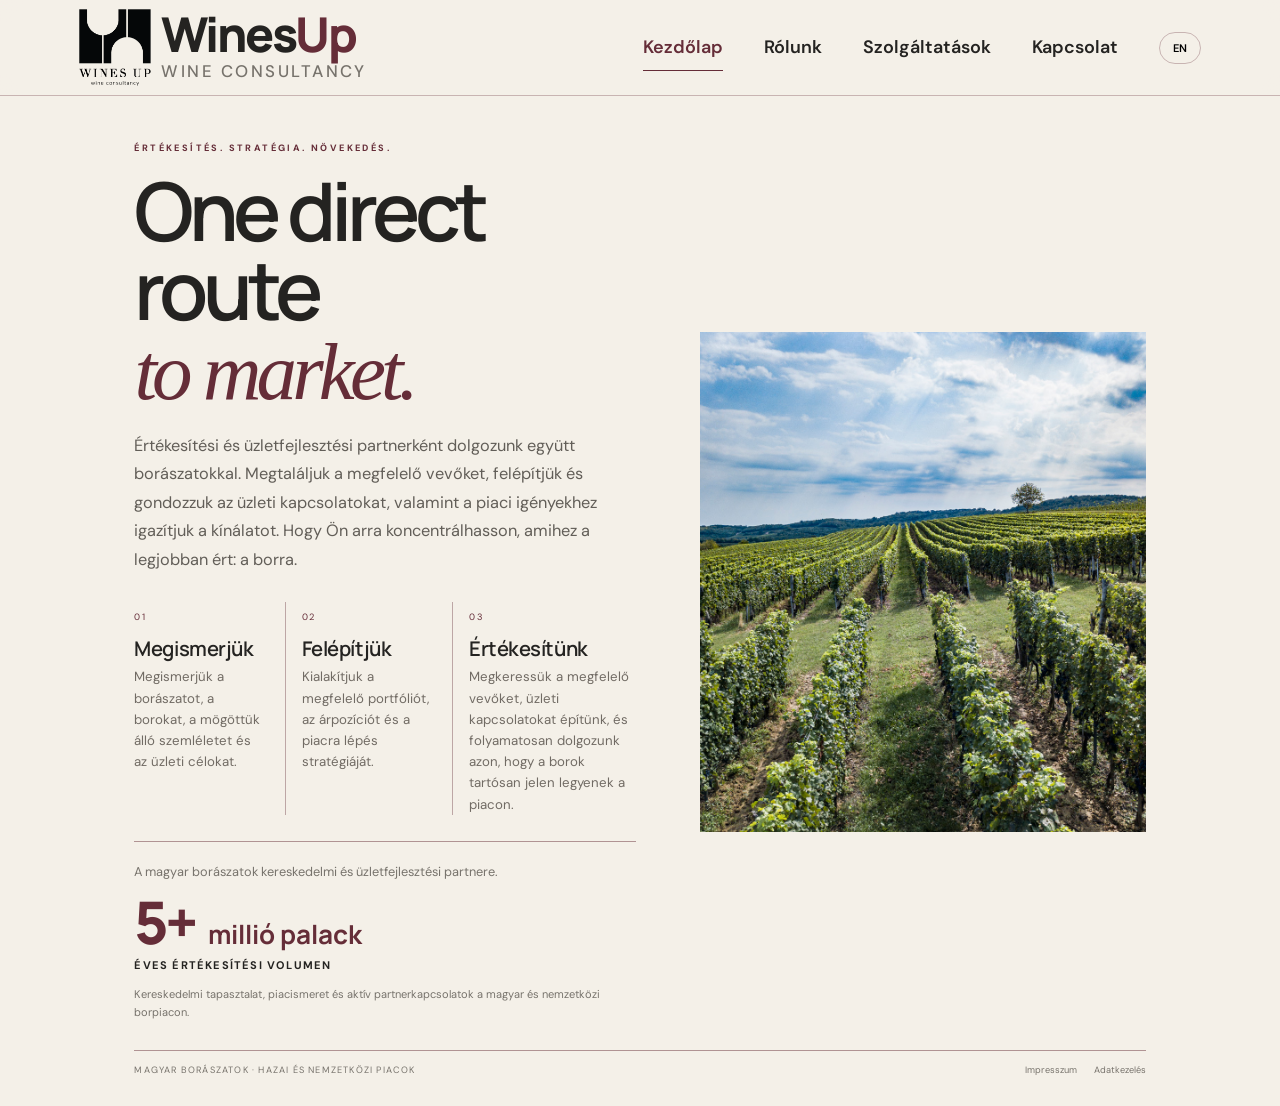
<file: index.html>
<!doctype html>
<html lang="hu"><head><meta charset="utf-8"><meta name="viewport" content="width=device-width, initial-scale=1"><meta name="theme-color" content="#f4f0e8"><meta name="description" content="A WinesUp kiszervezett értékesítési csapatként és fejlesztési partnerként segíti a magyar borászatokat itthon és exportpiacokon."><title>WinesUp — One direct route to market</title><link rel="preconnect" href="https://fonts.googleapis.com"><link rel="preconnect" href="https://fonts.gstatic.com" crossorigin><link href="https://fonts.googleapis.com/css2?family=DM+Sans:wght@400;500;600;700&family=Manrope:wght@400;500;600;700;800&display=swap" rel="stylesheet"><link rel="stylesheet" href="style.css"><script src="script.js" defer></script></head>
<body>
<header class="site-header"><a class="brand" href="index.html" aria-label="WinesUp – kezdőlap"><img src="assets/winesup-mark.png" alt="" class="brand-mark"><span class="brand-word">Wines<span>Up</span><small>wine consultancy</small></span></a><button class="menu-toggle" aria-label="Menü megnyitása" aria-expanded="false" aria-controls="main-nav"><span></span><span></span></button><nav class="main-nav" id="main-nav"><a href="index.html" data-i18n="navHome">Kezdőlap</a><a href="about.html" data-i18n="navAbout">Rólunk</a><a href="services.html" data-i18n="navServices">Szolgáltatások</a><a href="contact.html" data-i18n="navContact">Kapcsolat</a><button class="language-switch" type="button" aria-label="Switch language">EN</button></nav></header>
<main class="home-main">
<section class="hero home-hero section-wrap">
  <div class="hero-copy home-hero-copy">
    <p class="eyebrow" data-i18n="heroEyebrow">Értékesítés. Stratégia. Növekedés.</p>
    <h1 data-i18n="heroTitle">One direct route<br><em>to market.</em></h1>
    <p class="hero-lead" data-i18n="heroLead">Értékesítési és üzletfejlesztési partnerként dolgozunk együtt borászatokkal. Megtaláljuk a megfelelő vevőket, felépítjük és gondozzuk az üzleti kapcsolatokat, valamint a piaci igényekhez igazítjuk a kínálatot. Hogy Ön arra koncentrálhasson, amihez a legjobban ért: a borra.</p>
    <div class="home-steps" aria-label="Hogyan dolgozunk">
      <div class="home-steps-grid">
        <article class="home-step"><span class="home-step-index">01</span><h2 data-i18n="step1Title">Megismerjük</h2><p data-i18n="step1Text">Megismerjük a borászatot, a borokat és az üzleti célokat.</p></article>
        <article class="home-step"><span class="home-step-index">02</span><h2 data-i18n="step2Title">Felépítjük</h2><p data-i18n="step2Text">Kialakítjuk a megfelelő portfóliót, az árpozíciót és a piacra lépés stratégiáját.</p></article>
        <article class="home-step"><span class="home-step-index">03</span><h2 data-i18n="step3Title">Értékesítünk</h2><p data-i18n="step3Text">Megkeressük a megfelelő vevőket, üzleti kapcsolatokat építünk, és folyamatosan dolgozunk azon, hogy a borok tartósan jelen legyenek a piacon.</p></article>
      </div>
    </div>
    <div class="home-volume-block">
      <p data-i18n="volumeStatement">A magyar borászatok kereskedelmi és üzletfejlesztési partnere.</p>
      <strong><span>5+</span> <span data-i18n="volumeUnit">millió palack</span></strong>
      <p data-i18n="volumeCaption">Éves értékesítési volumen</p>
      <small data-i18n="volumeNote">Kereskedelmi tapasztalat, piacismeret és aktív partnerkapcsolatok a magyar és nemzetközi borpiacon.</small>
    </div>
  </div>
  <div class="hero-art hero-photo-wrap home-hero-photo">
    <img class="hero-photo" src="assets/vineyard-hero.jpg" alt="Szőlőültetvény zöld dombok előtt" fetchpriority="high">
    
  </div>
  <div class="home-bottom"><span class="home-market-line" data-i18n="heroFoot">Magyar borászatok · Hazai és nemzetközi piacok</span><span class="home-legal-links"><a href="imprint.html" data-i18n="imprint">Impresszum</a><a href="privacy.html" data-i18n="privacy">Adatkezelés</a></span></div>
</section>
</main><footer class="home-footer"><span>© 2026 WinesUp.</span><span data-i18n="rights">Minden jog fenntartva.</span></footer></body></html>
</file>
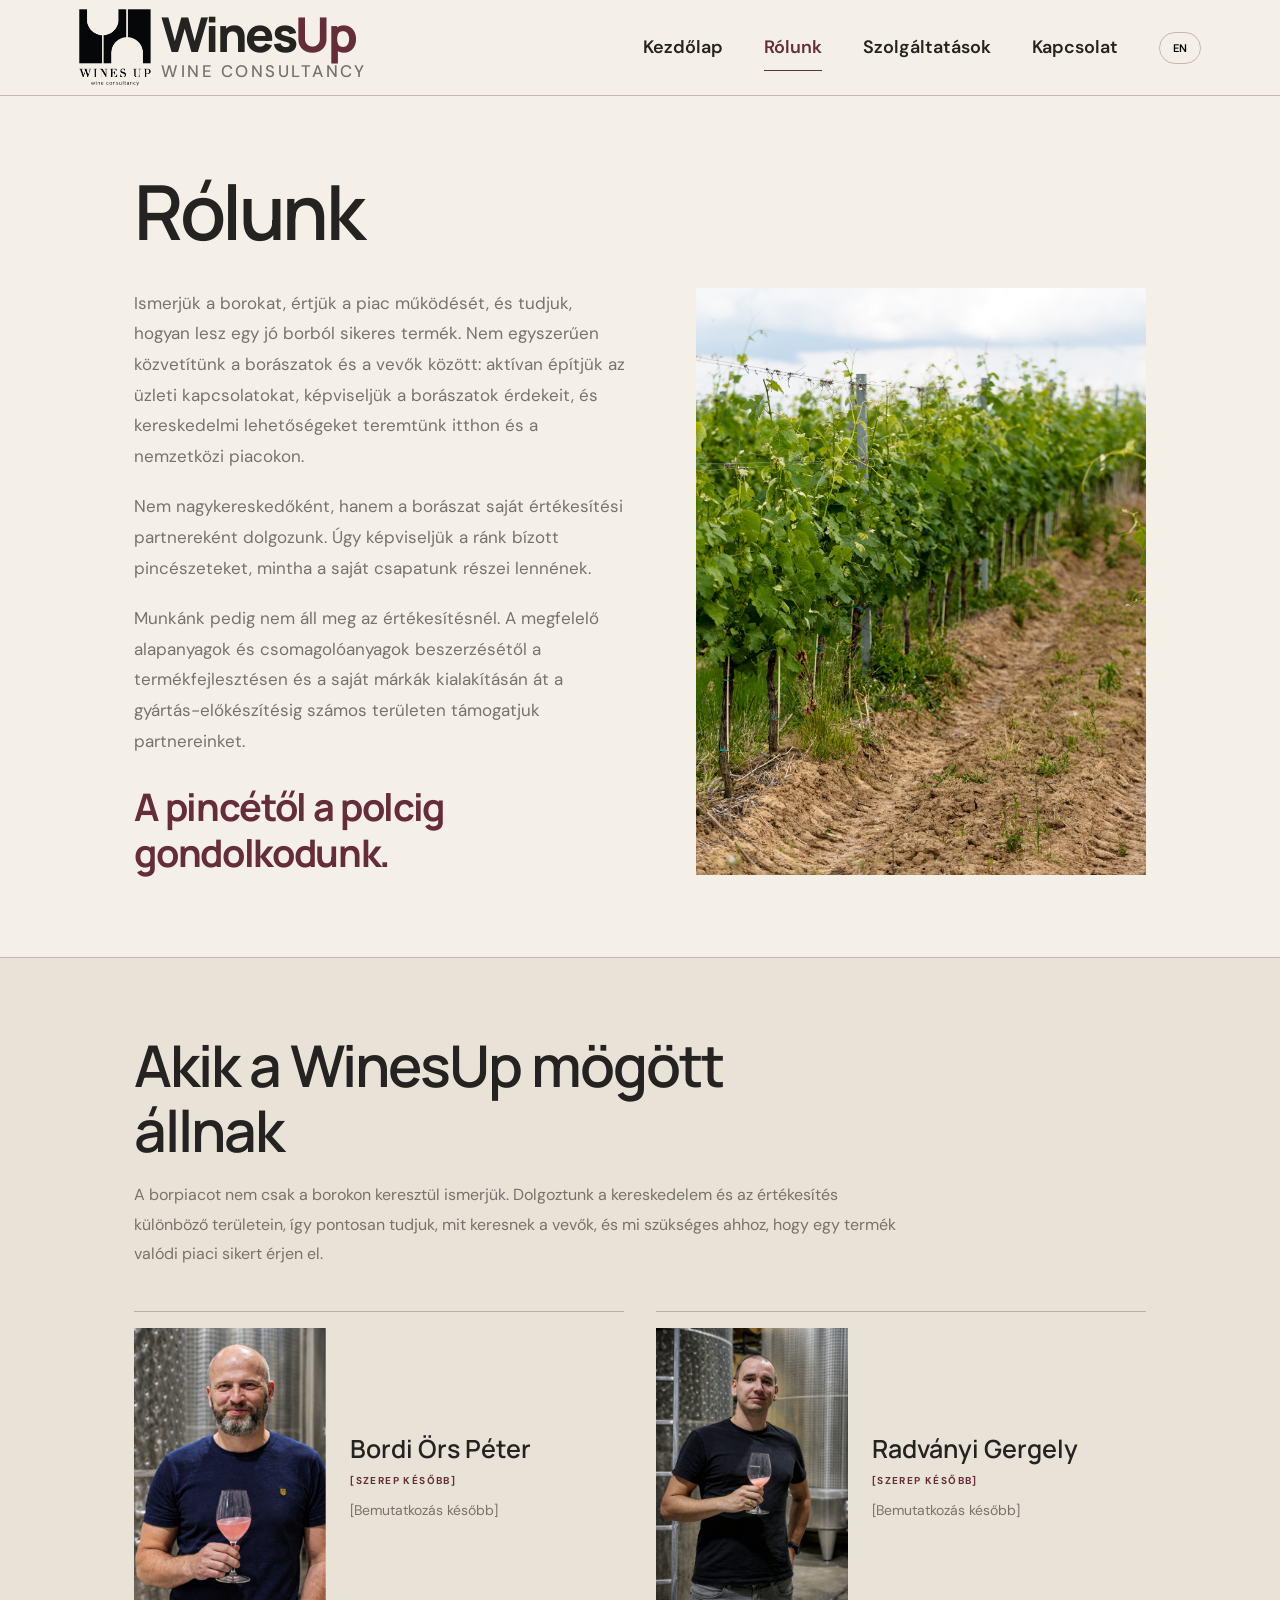
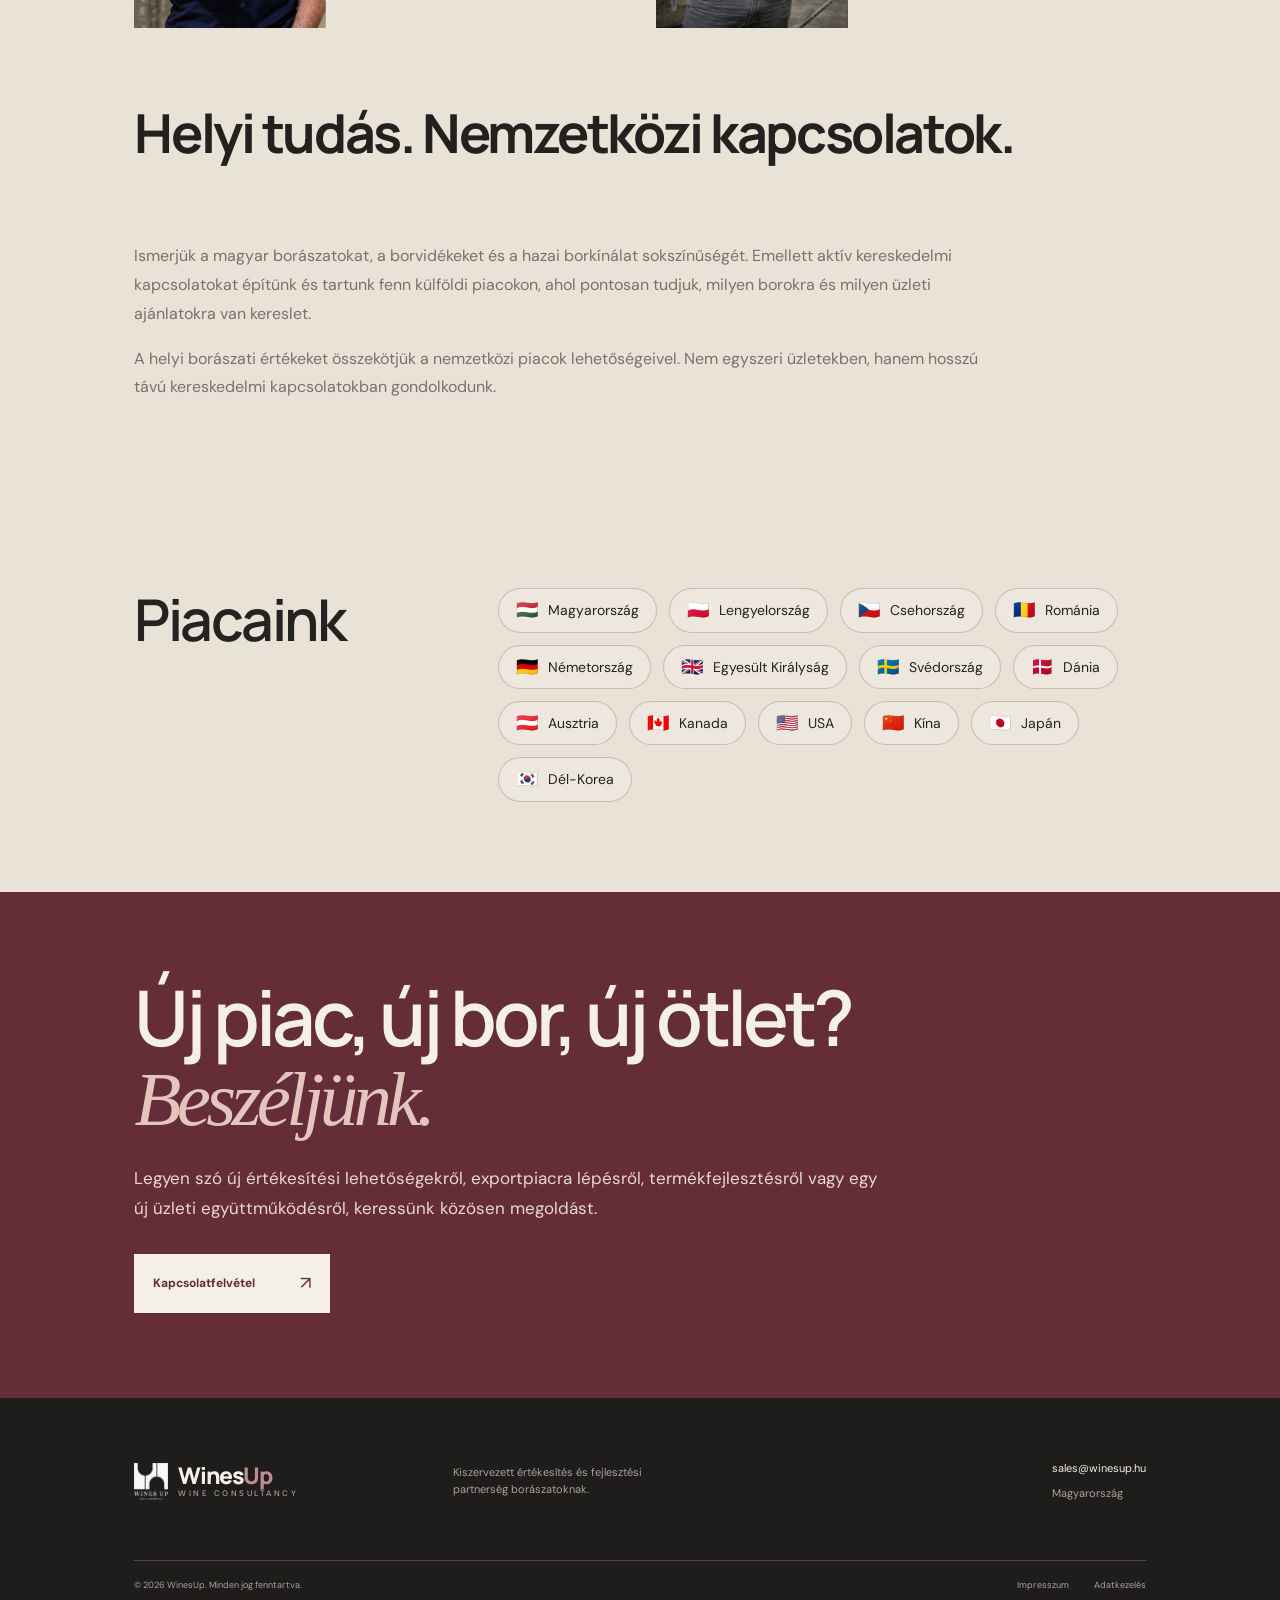
<file: about.html>
<!doctype html>
<html lang="hu"><head><meta charset="utf-8"><meta name="viewport" content="width=device-width, initial-scale=1"><meta name="theme-color" content="#f4f0e8"><meta name="description" content="Ismerje meg a WinesUp borászati tanácsadó és értékesítő csapatát."><title>Rólunk — WinesUp</title><link rel="preconnect" href="https://fonts.googleapis.com"><link rel="preconnect" href="https://fonts.gstatic.com" crossorigin><link href="https://fonts.googleapis.com/css2?family=DM+Sans:wght@400;500;600;700&family=Manrope:wght@400;500;600;700;800&display=swap" rel="stylesheet"><link rel="stylesheet" href="style.css"><script src="script.js" defer></script></head>
<body>
<header class="site-header"><a class="brand" href="index.html"><img src="assets/winesup-mark.png" alt="" class="brand-mark"><span class="brand-word">Wines<span>Up</span><small>wine consultancy</small></span></a><button class="menu-toggle" aria-label="Menü megnyitása" aria-expanded="false" aria-controls="main-nav"><span></span><span></span></button><nav class="main-nav" id="main-nav"><a href="index.html" data-i18n="navHome">Kezdőlap</a><a href="about.html" data-i18n="navAbout">Rólunk</a><a href="services.html" data-i18n="navServices">Szolgáltatások</a><a href="contact.html" data-i18n="navContact">Kapcsolat</a><button class="language-switch" type="button">EN</button></nav></header>
<main>
<section class="page-hero section-wrap about-intro">
  <h1 data-i18n="aboutPageTitle">Rólunk</h1>
  <div class="about-intro-layout">
    <div class="about-intro-copy">
      <p data-i18n="aboutPageBody">Ismerjük a borokat, értjük a piac működését, és tudjuk, hogyan lesz egy jó borból sikeres termék. Nem egyszerűen közvetítünk a borászatok és a vevők között: aktívan építjük az üzleti kapcsolatokat, képviseljük a borászatok érdekeit, és kereskedelmi lehetőségeket teremtünk itthon és a nemzetközi piacokon.</p>
      <p data-i18n="aboutPageBody2">Nem nagykereskedőként, hanem a borászat saját értékesítési partnereként dolgozunk. Úgy képviseljük a ránk bízott pincészeteket, mintha a saját csapatunk részei lennének.</p>
      <p data-i18n="aboutPageSupport">Munkánk pedig nem áll meg az értékesítésnél. A megfelelő alapanyagok és csomagolóanyagok beszerzésétől a termékfejlesztésen és a saját márkák kialakításán át a gyártás-előkészítésig számos területen támogatjuk partnereinket.</p>
      <p class="about-closing-line" data-i18n="aboutPageClosing">A pincétől a polcig gondolkodunk.</p>
    </div>
    <figure class="about-single-photo"><img src="assets/vineyard-rows-2.jpg" alt="Szőlősorok egy borvidéki ültetvényen" loading="lazy"></figure>
  </div>
</section>



<section class="team-section section-wrap">
  <h2 data-i18n="teamTitle">Akik a WinesUp mögött állnak</h2>
  <p class="team-intro" data-i18n="teamLead">A borpiacot nem csak a borokon keresztül ismerjük. Dolgoztunk a kereskedelem és az értékesítés különböző területein, így pontosan tudjuk, mit keresnek a vevők, és mi szükséges ahhoz, hogy egy termék valódi piaci sikert érjen el.</p>
  <div class="team-placeholders team-cards">
    <article class="team-card"><img src="assets/bordi-ors-peter.jpg" alt="Bordi Örs Péter" loading="lazy"><div><h3>Bordi Örs Péter</h3><p class="team-role" data-i18n="bordiRole">[Szerep később]</p><p data-i18n="bordiBio">[Bemutatkozás később]</p></div></article>
    <article class="team-card"><img src="assets/radvanyi-gergely.jpg" alt="Radványi Gergely" loading="lazy"><div><h3>Radványi Gergely</h3><p class="team-role" data-i18n="radvanyiRole">[Szerep később]</p><p data-i18n="radvanyiBio">[Bemutatkozás később]</p></div></article>
  </div>
  <p class="team-slogan" data-i18n="teamSlogan">Helyi tudás. Nemzetközi kapcsolatok.</p>
  <div class="about-markets-intro">
    <p data-i18n="marketsIntroBody">Ismerjük a magyar borászatokat, a borvidékeket és a hazai borkínálat sokszínűségét. Emellett aktív kereskedelmi kapcsolatokat építünk és tartunk fenn külföldi piacokon, ahol pontosan tudjuk, milyen borokra és milyen üzleti ajánlatokra van kereslet.</p>
    <p data-i18n="marketsIntroBody2">A helyi borászati értékeket összekötjük a nemzetközi piacok lehetőségeivel. Nem egyszeri üzletekben, hanem hosszú távú kereskedelmi kapcsolatokban gondolkodunk.</p>
  </div>
</section>

<section class="markets-detail section-wrap about-markets">
  <div class="markets-heading"><h2 data-i18n="marketsPageTitle">Piacaink</h2></div>
  <div class="country-chips">
    <span class="country-chip"><b>🇭🇺</b><span data-i18n="marketHungary">Magyarország</span></span>
    <span class="country-chip"><b>🇵🇱</b><span data-i18n="marketPoland">Lengyelország</span></span>
    <span class="country-chip"><b>🇨🇿</b><span data-i18n="marketCzech">Csehország</span></span>
    <span class="country-chip"><b>🇷🇴</b><span data-i18n="marketRomania">Románia</span></span>
    <span class="country-chip"><b>🇩🇪</b><span data-i18n="marketGermany">Németország</span></span>
    <span class="country-chip"><b>🇬🇧</b><span data-i18n="marketUK">Egyesült Királyság</span></span>
    <span class="country-chip"><b>🇸🇪</b><span data-i18n="marketSweden">Svédország</span></span>
    <span class="country-chip"><b>🇩🇰</b><span data-i18n="marketDenmark">Dánia</span></span>
    <span class="country-chip"><b>🇦🇹</b><span data-i18n="marketAustria">Ausztria</span></span>
    <span class="country-chip"><b>🇨🇦</b><span data-i18n="marketCanada">Kanada</span></span>
    <span class="country-chip"><b>🇺🇸</b><span data-i18n="marketUSA">USA</span></span>
    <span class="country-chip"><b>🇨🇳</b><span data-i18n="marketChina">Kína</span></span>
    <span class="country-chip"><b>🇯🇵</b><span data-i18n="marketJapan">Japán</span></span>
    <span class="country-chip"><b>🇰🇷</b><span data-i18n="marketKorea">Dél-Korea</span></span>
  </div>
</section>

<section class="contact-band"><div class="contact-band-inner"><h2 data-i18n="contactTitle">Új piac, új bor, új ötlet? <em>Beszéljünk.</em></h2><p class="contact-band-copy" data-i18n="aboutContactCopy">Legyen szó új értékesítési lehetőségekről, exportpiacra lépésről, termékfejlesztésről vagy egy új üzleti együttműködésről, keressünk közösen megoldást.</p><a class="button button-light" href="contact.html"><span data-i18n="contactCta">Kapcsolatfelvétel</span><b>↗</b></a></div></section>
</main>
<footer class="site-footer"><div class="footer-main"><a class="brand footer-brand" href="index.html"><img src="assets/winesup-mark.png" alt="" class="brand-mark"><span class="brand-word">Wines<span>Up</span><small>wine consultancy</small></span></a><p data-i18n="footerLine">Kiszervezett értékesítés és fejlesztési partnerség borászatoknak.</p><div class="footer-contact"><a href="mailto:sales@winesup.hu">sales@winesup.hu</a><span data-i18n="footerLocation">Magyarország</span></div></div><div class="footer-bottom"><span>© 2026 WinesUp. <span data-i18n="rights">Minden jog fenntartva.</span></span><div><a href="imprint.html" data-i18n="imprint">Impresszum</a><a href="privacy.html" data-i18n="privacy">Adatkezelés</a></div></div></footer></body></html>
</file>
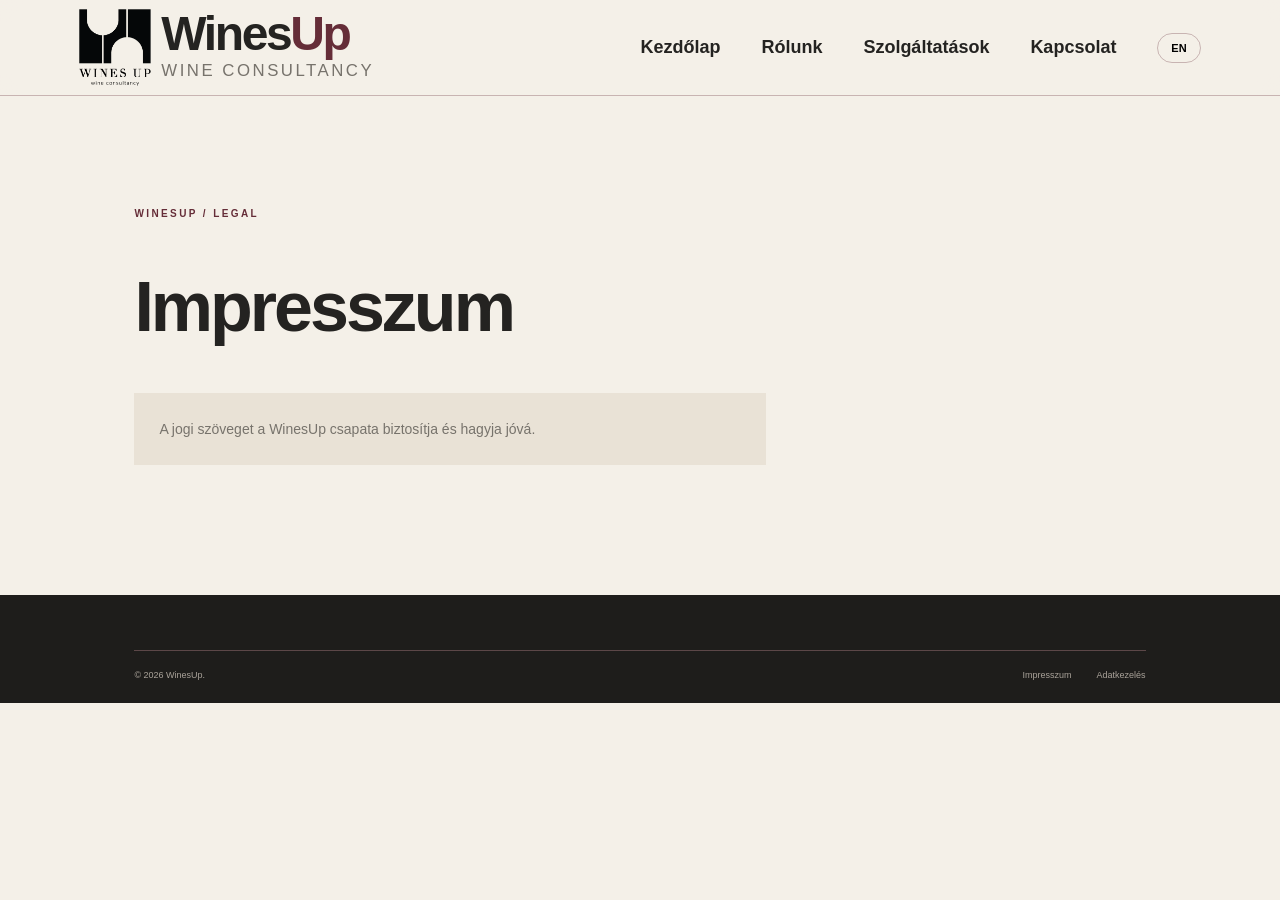
<file: imprint.html>
<!doctype html><html lang="hu"><head><meta charset="utf-8"><meta name="viewport" content="width=device-width, initial-scale=1"><title>Impresszum — WinesUp</title><link rel="stylesheet" href="style.css"><script src="script.js" defer></script></head><body><header class="site-header"><a class="brand" href="index.html"><img src="assets/winesup-mark.png" alt="" class="brand-mark"><span class="brand-word">Wines<span>Up</span><small>wine consultancy</small></span></a><nav class="main-nav"><a href="index.html" data-i18n="navHome">Kezdőlap</a><a href="about.html" data-i18n="navAbout">Rólunk</a><a href="services.html" data-i18n="navServices">Szolgáltatások</a><a href="contact.html" data-i18n="navContact">Kapcsolat</a><button class="language-switch" type="button">EN</button></nav></header><main class="section-wrap legal-page"><p class="eyebrow">WINESUP / LEGAL</p><h1 data-i18n="imprint">Impresszum</h1><div class="legal-placeholder" data-i18n="legalPending">A jogi szöveget a WinesUp csapata biztosítja és hagyja jóvá.</div></main><footer class="site-footer"><div class="footer-bottom"><span>© 2026 WinesUp.</span><div><a href="imprint.html" data-i18n="imprint">Impresszum</a><a href="privacy.html" data-i18n="privacy">Adatkezelés</a></div></div></footer></body></html>
</file>
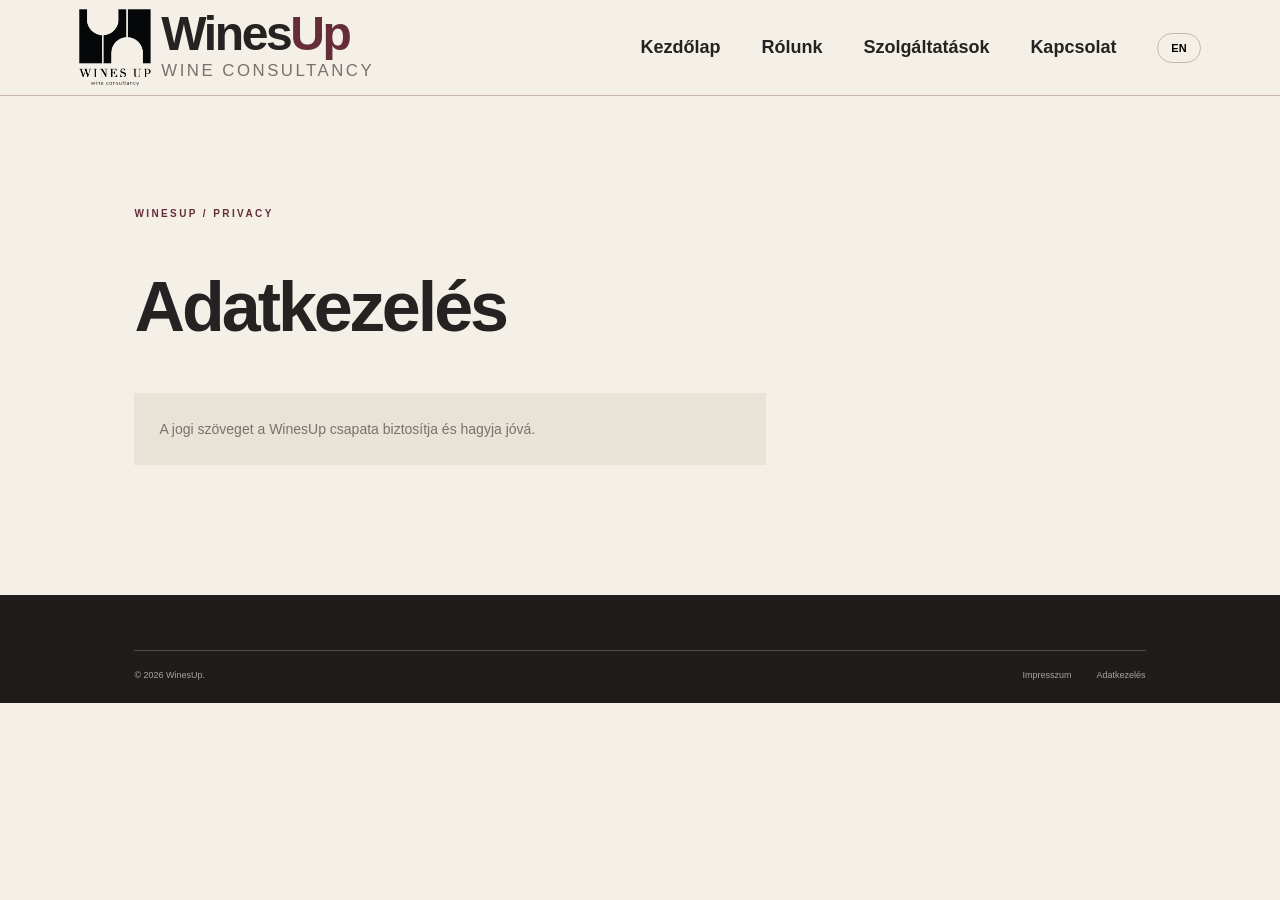
<file: privacy.html>
<!doctype html><html lang="hu"><head><meta charset="utf-8"><meta name="viewport" content="width=device-width, initial-scale=1"><title>Adatkezelési tájékoztató — WinesUp</title><link rel="stylesheet" href="style.css"><script src="script.js" defer></script></head><body><header class="site-header"><a class="brand" href="index.html"><img src="assets/winesup-mark.png" alt="" class="brand-mark"><span class="brand-word">Wines<span>Up</span><small>wine consultancy</small></span></a><nav class="main-nav"><a href="index.html" data-i18n="navHome">Kezdőlap</a><a href="about.html" data-i18n="navAbout">Rólunk</a><a href="services.html" data-i18n="navServices">Szolgáltatások</a><a href="contact.html" data-i18n="navContact">Kapcsolat</a><button class="language-switch" type="button">EN</button></nav></header><main class="section-wrap legal-page"><p class="eyebrow">WINESUP / PRIVACY</p><h1 data-i18n="privacy">Adatkezelési tájékoztató</h1><div class="legal-placeholder" data-i18n="legalPending">A jogi szöveget a WinesUp csapata biztosítja és hagyja jóvá.</div></main><footer class="site-footer"><div class="footer-bottom"><span>© 2026 WinesUp.</span><div><a href="imprint.html" data-i18n="imprint">Impresszum</a><a href="privacy.html" data-i18n="privacy">Adatkezelés</a></div></div></footer></body></html>
</file>
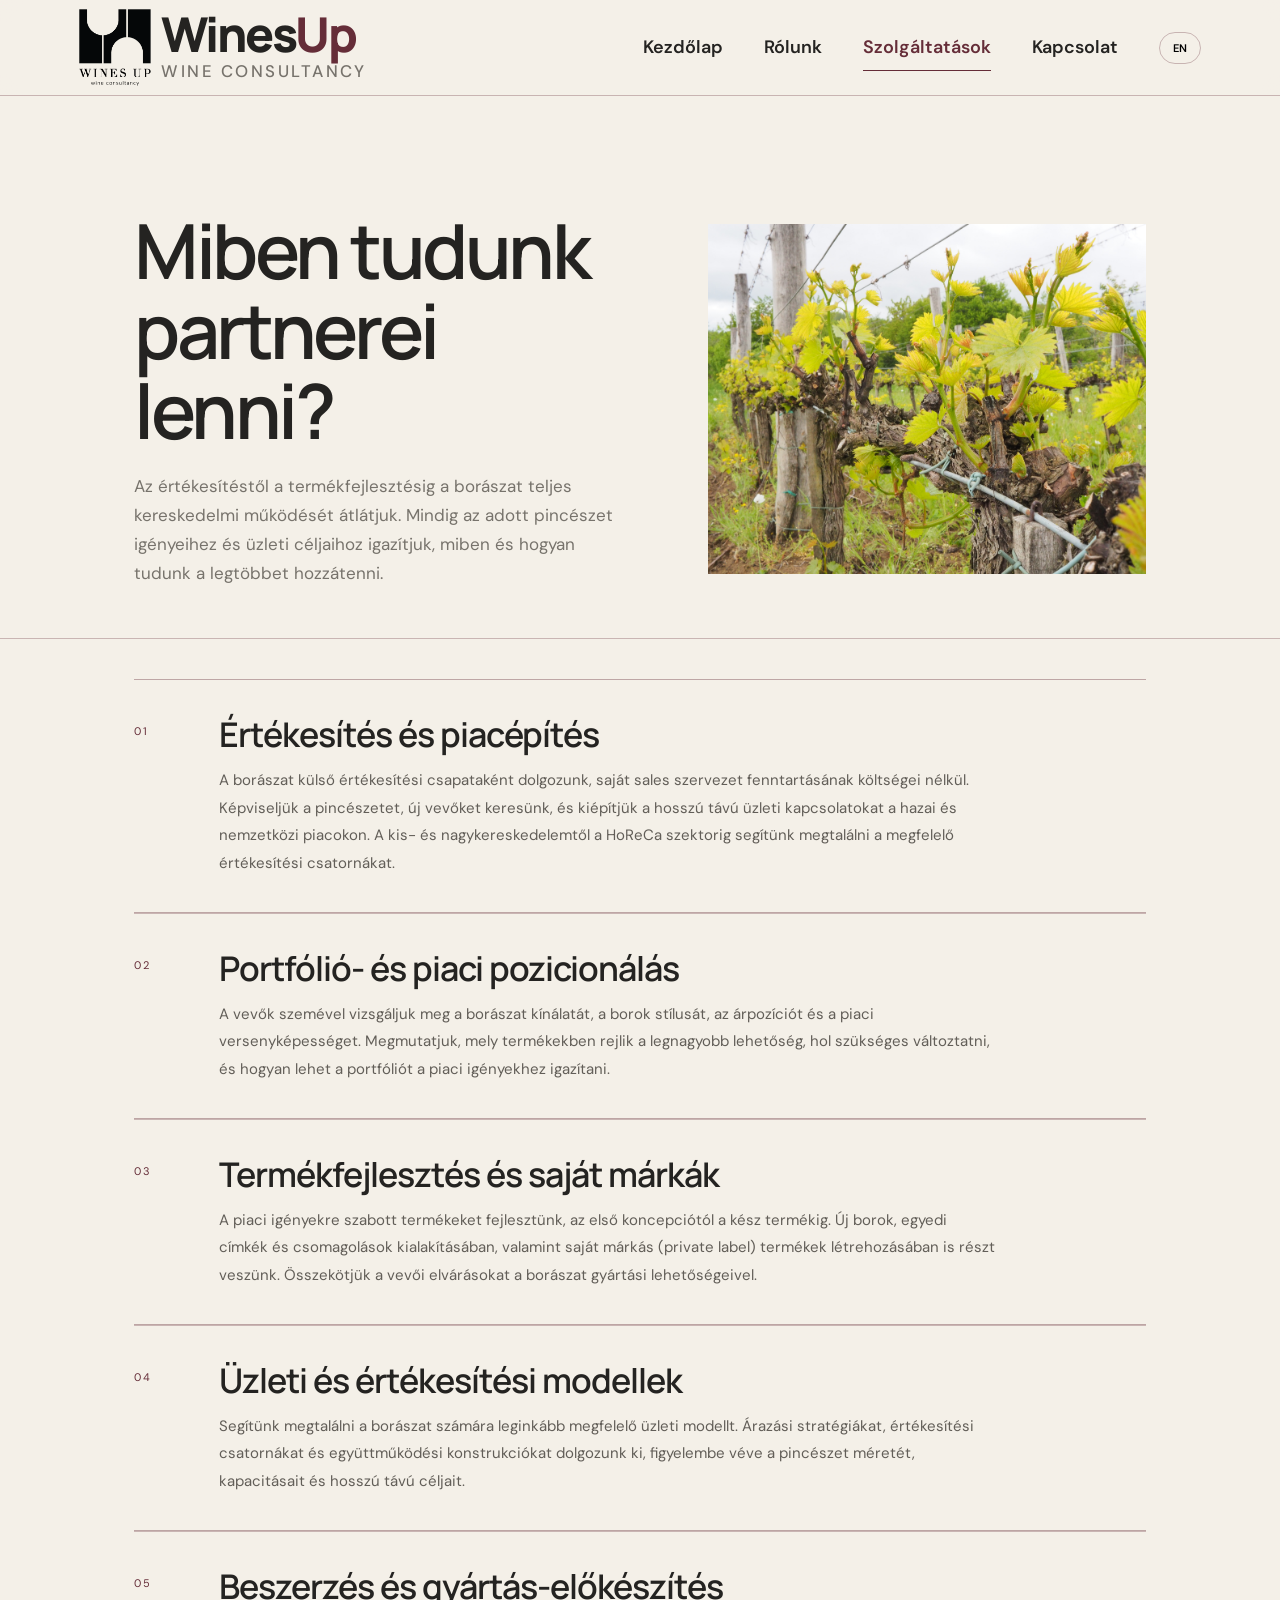
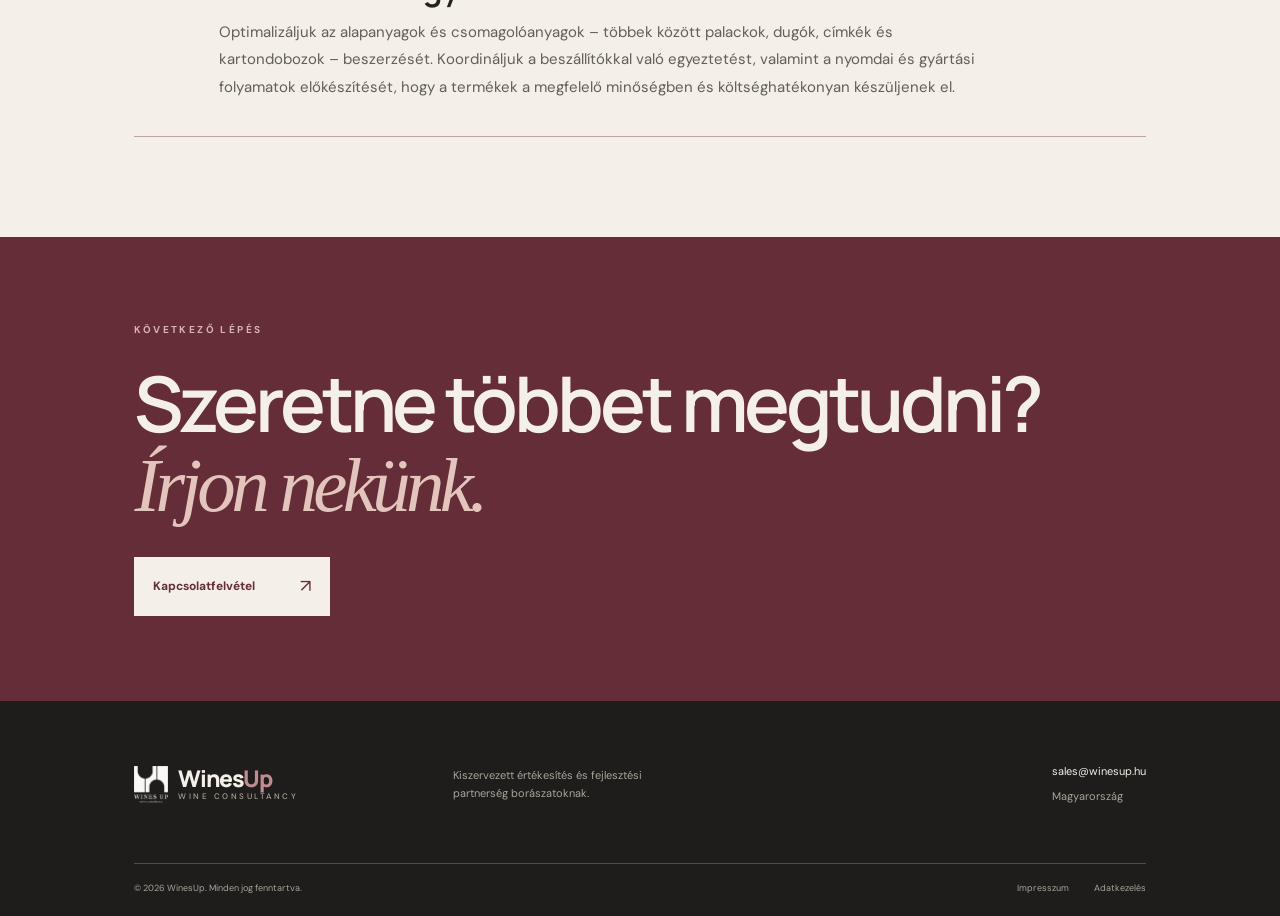
<file: services.html>
<!doctype html>
<html lang="hu"><head><meta charset="utf-8"><meta name="viewport" content="width=device-width, initial-scale=1"><meta name="theme-color" content="#f4f0e8"><meta name="description" content="A WinesUp szolgáltatásai magyar borászatoknak: értékesítés, portfólióértékelés, termékfejlesztés és üzleti modellek."><title>Szolgáltatások — WinesUp</title><link rel="preconnect" href="https://fonts.googleapis.com"><link rel="preconnect" href="https://fonts.gstatic.com" crossorigin><link href="https://fonts.googleapis.com/css2?family=DM+Sans:wght@400;500;600;700&family=Manrope:wght@400;500;600;700;800&display=swap" rel="stylesheet"><link rel="stylesheet" href="style.css"><script src="script.js" defer></script></head>
<body><header class="site-header"><a class="brand" href="index.html"><img src="assets/winesup-mark.png" alt="" class="brand-mark"><span class="brand-word">Wines<span>Up</span><small>wine consultancy</small></span></a><button class="menu-toggle" aria-label="Menü megnyitása" aria-expanded="false" aria-controls="main-nav"><span></span><span></span></button><nav class="main-nav" id="main-nav"><a href="index.html" data-i18n="navHome">Kezdőlap</a><a href="about.html" data-i18n="navAbout">Rólunk</a><a href="services.html" data-i18n="navServices">Szolgáltatások</a><a href="contact.html" data-i18n="navContact">Kapcsolat</a><button class="language-switch" type="button">EN</button></nav></header>
<main>
<section class="page-hero section-wrap services-intro">
  <div class="services-intro-copy">
    <h1 data-i18n="servicesPageTitle">Miben tudunk partnerei lenni?</h1>
    <p class="page-lead" data-i18n="servicesPageLead">Az értékesítéstől a termékfejlesztésig a borászat teljes kereskedelmi működését átlátjuk. Mindig az adott pincészet igényeihez és üzleti céljaihoz igazítjuk, miben és hogyan tudunk a legtöbbet hozzátenni.</p>
  </div>
  <figure class="services-intro-photo"><img src="assets/vineyard-rows-1.jpg" alt="Szőlősorok egy borvidéki ültetvényen" loading="lazy"></figure>
</section>
<section class="service-detail-list section-wrap">
  <article><span>01</span><div><h2 data-i18n="service1Title">Értékesítés és piacépítés</h2><p data-i18n="service1Text">A borászat külső értékesítési csapataként dolgozunk, saját sales szervezet fenntartásának költségei nélkül. Képviseljük a pincészetet, új vevőket keresünk, és kiépítjük a hosszú távú üzleti kapcsolatokat a hazai és nemzetközi piacokon. A kis- és nagykereskedelemtől a HoReCa szektorig segítünk megtalálni a megfelelő értékesítési csatornákat.</p></div></article>
  <article><span>02</span><div><h2 data-i18n="service2Title">Portfólió- és piaci pozicionálás</h2><p data-i18n="service2Text">A vevők szemével vizsgáljuk meg a borászat kínálatát, a borok stílusát, az árpozíciót és a piaci versenyképességet. Megmutatjuk, mely termékekben rejlik a legnagyobb lehetőség, hol szükséges változtatni, és hogyan lehet a portfóliót a piaci igényekhez igazítani.</p></div></article>
  <article><span>03</span><div><h2 data-i18n="service3Title">Termékfejlesztés és saját márkák</h2><p data-i18n="service3Text">A piaci igényekre szabott termékeket fejlesztünk, az első koncepciótól a kész termékig. Új borok, egyedi címkék és csomagolások kialakításában, valamint saját márkás (private label) termékek létrehozásában is részt veszünk. Összekötjük a vevői elvárásokat a borászat gyártási lehetőségeivel.</p></div></article>
  <article><span>04</span><div><h2 data-i18n="service4Title">Üzleti és értékesítési modellek</h2><p data-i18n="service4Text">Segítünk megtalálni a borászat számára leginkább megfelelő üzleti modellt. Árazási stratégiákat, értékesítési csatornákat és együttműködési konstrukciókat dolgozunk ki, figyelembe véve a pincészet méretét, kapacitásait és hosszú távú céljait.</p></div></article>
  <article><span>05</span><div><h2 data-i18n="service5Title">Beszerzés és gyártás-előkészítés</h2><p data-i18n="service5Text">Optimalizáljuk az alapanyagok és csomagolóanyagok – többek között palackok, dugók, címkék és kartondobozok – beszerzését. Koordináljuk a beszállítókkal való egyeztetést, valamint a nyomdai és gyártási folyamatok előkészítését, hogy a termékek a megfelelő minőségben és költséghatékonyan készüljenek el.</p></div></article>
</section>
<section class="contact-band"><div class="contact-band-inner"><p class="eyebrow" data-i18n="serviceClosingEyebrow">Következő lépés</p><h2 data-i18n="serviceClosingTitle">Szeretne többet megtudni?<br><em>Írjon nekünk.</em></h2><a class="button button-light" href="contact.html"><span data-i18n="contactCta">Kapcsolatfelvétel</span><b>↗</b></a></div></section>
</main>
<footer class="site-footer"><div class="footer-main"><a class="brand footer-brand" href="index.html"><img src="assets/winesup-mark.png" alt="" class="brand-mark"><span class="brand-word">Wines<span>Up</span><small>wine consultancy</small></span></a><p data-i18n="footerLine">Kiszervezett értékesítés és fejlesztési partnerség borászatoknak.</p><div class="footer-contact"><a href="mailto:sales@winesup.hu">sales@winesup.hu</a><span data-i18n="footerLocation">Magyarország</span></div></div><div class="footer-bottom"><span>© 2026 WinesUp. <span data-i18n="rights">Minden jog fenntartva.</span></span><div><a href="imprint.html" data-i18n="imprint">Impresszum</a><a href="privacy.html" data-i18n="privacy">Adatkezelés</a></div></div></footer></body></html>
</file>
<file: style.css>
:root{--paper:#f4f0e8;--paper2:#e9e2d6;--ink:#242321;--muted:#77736c;--wine:#652d38;--wine2:#8b4650;--line:rgba(36,35,33,.18);--serif:Georgia,'Times New Roman',serif;--sans:'DM Sans',Arial,sans-serif;--display:'Manrope',Arial,sans-serif}*{box-sizing:border-box}html{scroll-behavior:smooth}body{margin:0;background:var(--paper);color:var(--ink);font-family:var(--sans);font-size:16px;line-height:1.6}a{color:inherit;text-decoration:none}.site-header{height:88px;padding:0 6.2vw;display:flex;align-items:center;justify-content:space-between;border-bottom:1px solid var(--line);background:rgba(244,240,232,.94);position:sticky;top:0;z-index:20;backdrop-filter:blur(12px)}.brand{display:flex;align-items:center;gap:10px}.brand-mark{width:34px;height:38px;object-fit:contain}.brand-word{font:800 23px/1 var(--display);letter-spacing:-1.4px}.brand-word>span{color:var(--wine)}.brand-word small{display:block;font:500 8px/1.6 var(--sans);letter-spacing:2.5px;text-transform:uppercase;color:var(--muted)}.main-nav{display:flex;align-items:center;gap:36px;font-size:12px;font-weight:600}.main-nav a{transition:color .2s}.main-nav a:hover,.text-link:hover{color:var(--wine2)}.language-switch{border:1px solid var(--line);background:transparent;border-radius:50px;padding:8px 13px;font:600 11px var(--sans);cursor:pointer}.menu-toggle{display:none}.section-wrap{padding-left:10.5vw;padding-right:10.5vw}.hero{min-height:660px;padding-top:100px;padding-bottom:30px;display:grid;grid-template-columns:1.05fr .95fr;align-items:center;position:relative;overflow:hidden}.eyebrow{font-size:10px;letter-spacing:2.4px;text-transform:uppercase;font-weight:700;color:var(--wine);margin:0 0 25px}.hero h1{font:600 clamp(64px,8.1vw,116px)/.96 var(--display);letter-spacing:-7px;margin:0 0 32px}.hero h1 em,.intro h2 em,.section-heading h2 em,.approach h2 em,.markets h2 em,.contact-band h2 em{font-family:var(--serif);font-weight:400;color:var(--wine);letter-spacing:-.06em}.hero-lead{max-width:440px;font-size:16px;line-height:1.8;color:#625e58;margin:0 0 34px}.button{display:inline-flex;align-items:center;gap:45px;padding:15px 19px;font-size:12px;font-weight:700;transition:background .2s,transform .2s}.button:hover{transform:translateY(-2px)}.button b{font-size:18px;font-weight:400}.button-dark{background:var(--wine);color:#fff}.button-dark:hover{background:#4d202a}.hero-art{height:440px;position:relative;background:#e8dfd3;overflow:hidden;margin-left:4vw}.art-disc{position:absolute;width:280px;height:360px;border-radius:48% 48% 8px 8px;background:var(--wine);left:50%;top:50%;transform:translate(-50%,-42%);opacity:.94}.art-disc:after{content:"";position:absolute;inset:20px;border:1px solid rgba(255,255,255,.25);border-radius:48% 48% 4px 4px}.art-stem{position:absolute;width:1px;height:480px;background:rgba(36,35,33,.42);left:50%;top:-20px;transform:rotate(28deg)}.art-orbit{position:absolute;border:1px solid rgba(101,45,56,.55);border-radius:50%;width:430px;height:190px;left:50%;top:50%;transform:translate(-50%,-50%) rotate(-32deg)}.orbit-two{width:500px;height:270px;transform:translate(-50%,-50%) rotate(35deg);border-color:rgba(36,35,33,.25)}.art-caption{position:absolute;bottom:25px;left:25px;right:25px;display:flex;align-items:center;gap:12px;font-size:9px;letter-spacing:2px;font-weight:700}.art-caption i{height:1px;background:var(--ink);flex:1}.art-note{position:absolute;right:25px;top:24px;font:700 15px/1.1 var(--display);letter-spacing:-1px;text-align:right}.art-note small{display:block;font:600 7px/1.6 var(--sans);letter-spacing:1.6px;color:#706b64;margin-top:7px}.hero-foot{grid-column:1/-1;display:flex;justify-content:space-between;border-top:1px solid var(--line);padding-top:17px;margin-top:65px;font-size:9px;letter-spacing:1.4px;text-transform:uppercase;color:var(--muted)}.section-kicker{display:flex;gap:18px;align-items:center;font-size:10px;letter-spacing:2px;text-transform:uppercase;color:var(--muted);font-weight:700}.section-kicker span:first-child{color:var(--wine)}.intro{padding-top:130px;padding-bottom:150px;position:relative;border-top:1px solid var(--line)}.intro-content{display:grid;grid-template-columns:1.15fr .85fr;gap:8vw;margin-top:55px}.intro h2,.section-heading h2,.approach h2,.markets h2{font:600 clamp(38px,5vw,66px)/1.08 var(--display);letter-spacing:-3.6px;margin:0}.intro-text{padding-top:8px;max-width:400px}.intro-text p,.section-heading>p,.approach-top>p,.markets-copy>p:last-child{font-size:14px;line-height:1.9;color:#69645e;margin:0 0 27px}.text-link{display:inline-flex;gap:25px;align-items:center;font-size:11px;font-weight:700;border-bottom:1px solid var(--wine);padding-bottom:9px}.intro-stamp{position:absolute;right:11vw;bottom:55px;width:110px;height:110px;border:1px solid rgba(101,45,56,.5);border-radius:50%;display:flex;align-items:center;justify-content:center;gap:7px;color:var(--wine);transform:rotate(-12deg)}.intro-stamp>span{font:italic 48px var(--serif)}.intro-stamp small{font-size:6px;line-height:1.5;letter-spacing:1px}.services{background:var(--paper2);padding-top:105px;padding-bottom:130px}.section-heading{display:flex;justify-content:space-between;align-items:end;margin:55px 0 65px;gap:40px}.section-heading>p{max-width:310px;margin:0 0 5px}.service-list{border-top:1px solid var(--line)}.service-item{display:grid;grid-template-columns:70px 1fr 30px;gap:20px;align-items:start;padding:28px 0;border-bottom:1px solid var(--line)}.service-no{font-size:10px;color:var(--wine);padding-top:8px}.service-item h3{font:600 25px/1.3 var(--display);letter-spacing:-.8px;margin:0 0 8px}.service-item p{font-size:13px;line-height:1.8;color:#6b665f;max-width:650px;margin:0}.service-arrow{font-size:20px;color:var(--wine);padding-top:4px}.approach{padding-top:120px;padding-bottom:140px}.approach-top{display:flex;justify-content:space-between;align-items:end;gap:40px;margin:55px 0 70px}.approach-top>p{max-width:300px;margin-bottom:5px}.steps{display:grid;grid-template-columns:repeat(3,1fr);border-top:1px solid var(--line)}.steps article{padding:24px 30px 0 0;border-right:1px solid var(--line);margin-right:30px}.steps article:last-child{border:0;margin:0}.steps article>span{font-size:9px;letter-spacing:1.8px;color:var(--wine);font-weight:700}.steps article>span small{color:var(--muted);font-size:8px}.steps h3{font:600 26px var(--display);letter-spacing:-1px;margin:32px 0 9px}.steps p{font-size:13px;line-height:1.8;color:#6b665f;max-width:260px;margin:0}.markets{background:#262421;color:var(--paper);padding-top:100px;padding-bottom:100px;display:grid;grid-template-columns:1fr 1fr;align-items:center;gap:7vw;overflow:hidden}.markets .eyebrow{color:#c18c91}.markets h2 em{color:#d0a5a0}.markets-copy>p:last-child{color:#c4beb5;max-width:410px;margin-top:28px}.markets-graphic{height:350px;position:relative;border:1px solid rgba(244,240,232,.2);border-radius:50%;width:350px;justify-self:center}.map-ring{position:absolute;border:1px solid rgba(208,165,160,.55);border-radius:50%;inset:35px}.ring-b{inset:80px;border-color:rgba(244,240,232,.25)}.map-center{position:absolute;left:50%;top:50%;transform:translate(-50%,-50%);font:italic 66px var(--serif);color:#d0a5a0}.map-center span{color:var(--paper)}.map-point{position:absolute;font-size:8px;letter-spacing:1.4px;color:#e8d7d0;background:#262421;padding:4px 7px}.point-hu{top:34%;left:52%}.point-ca{top:25%;left:4%}.point-jp{right:-5%;top:51%}.point-eu{bottom:18%;left:23%}.contact-band{background:var(--wine);color:var(--paper);padding:85px 10.5vw;position:relative;overflow:hidden}.contact-band-inner{position:relative;z-index:1}.contact-band .eyebrow{color:#d8b4ae}.contact-band h2{font:600 clamp(42px,6vw,78px)/1.03 var(--display);letter-spacing:-4px;margin:0 0 32px}.contact-band h2 em{color:#e3c5bd}.button-light{background:var(--paper);color:var(--wine)}.button-light:hover{background:#fff}.band-mark{position:absolute;right:11vw;top:0;font:italic 300px/.9 var(--serif);color:rgba(255,255,255,.06)}.band-mark span{font-style:normal}.site-footer{background:#1e1d1b;color:var(--paper);padding:55px 10.5vw 20px}.footer-main{display:grid;grid-template-columns:1fr 1.3fr 1fr;align-items:center;gap:30px;padding-bottom:50px}.footer-brand .brand-mark{filter:invert(1)}.footer-brand .brand-word{color:var(--paper)}.footer-brand .brand-word>span{color:#c18c91}.footer-brand .brand-word small{color:#aaa39a}.footer-main>p{font-size:11px;color:#aaa39a;max-width:230px}.footer-contact{display:flex;flex-direction:column;gap:7px;justify-self:end;font-size:11px}.footer-contact span{color:#aaa39a}.footer-bottom{border-top:1px solid rgba(255,255,255,.17);padding-top:17px;display:flex;justify-content:space-between;font-size:9px;color:#aaa39a}.footer-bottom div{display:flex;gap:25px}.footer-bottom a:hover{color:white}
@media(max-width:800px){.site-header{height:72px;padding:0 6vw}.menu-toggle{display:flex;flex-direction:column;gap:5px;border:0;background:none;padding:10px}.menu-toggle span{display:block;width:23px;height:1px;background:var(--ink)}.main-nav{display:none;position:absolute;top:71px;left:0;right:0;background:var(--paper);padding:25px 6vw 30px;flex-direction:column;align-items:flex-start;gap:20px;border-bottom:1px solid var(--line)}.main-nav.open{display:flex}.section-wrap{padding-left:7vw;padding-right:7vw}.hero{padding-top:65px;grid-template-columns:1fr;min-height:auto}.hero h1{font-size:clamp(60px,14vw,100px);letter-spacing:-5px}.hero-art{height:330px;margin:55px 0 0}.art-disc{width:210px;height:275px}.hero-foot{margin-top:45px}.intro{padding-top:85px;padding-bottom:120px}.intro-content{grid-template-columns:1fr;gap:25px;margin-top:38px}.intro h2,.section-heading h2,.approach h2,.markets h2{font-size:clamp(40px,9vw,60px)}.intro-stamp{right:8vw;bottom:25px;transform:scale(.75) rotate(-12deg)}.services{padding-top:80px;padding-bottom:90px}.section-heading,.approach-top{display:block;margin:40px 0}.section-heading>p,.approach-top>p{margin-top:22px}.service-item{grid-template-columns:35px 1fr 20px;gap:12px}.service-item h3{font-size:21px}.approach{padding-top:85px;padding-bottom:90px}.steps{grid-template-columns:1fr}.steps article{border-right:0;border-bottom:1px solid var(--line);margin:0;padding:22px 0}.steps h3{margin:18px 0 7px}.markets{grid-template-columns:1fr;padding:80px 7vw;gap:50px}.markets-graphic{width:min(80vw,330px);height:min(80vw,330px)}.contact-band{padding:75px 7vw}.contact-band h2{font-size:clamp(43px,10vw,68px);letter-spacing:-2px}.band-mark{right:-20px;font-size:210px}.site-footer{padding:45px 7vw 20px}.footer-main{grid-template-columns:1fr 1fr}.footer-main>p{grid-column:1/-1;grid-row:2}.footer-contact{justify-self:end}.footer-bottom{gap:20px;flex-wrap:wrap}.footer-bottom div{gap:15px}}
@media(max-width:430px){.brand-word{font-size:20px}.hero h1{letter-spacing:-4px}.hero-art{height:285px}.art-disc{width:175px;height:235px}.service-item{grid-template-columns:28px 1fr 15px}.service-item h3{font-size:18px}.service-item p{font-size:12px}.footer-main{grid-template-columns:1fr}.footer-main>p{grid-column:auto;grid-row:auto}.footer-contact{justify-self:start}.footer-bottom{font-size:8px}}

/* Photography and secondary pages */
.hero-photo-wrap{position:relative;overflow:hidden;min-height:470px;background:var(--wine)}
.hero-photo{position:absolute;inset:0;width:100%;height:100%;object-fit:cover;display:block}
.hero-photo-overlay{position:absolute;inset:0;background:linear-gradient(180deg,rgba(20,18,16,.02),rgba(20,18,16,.34))}
.photo-label{position:absolute;left:28px;bottom:25px;display:flex;align-items:center;gap:12px;color:#fff;font-size:9px;letter-spacing:2px;font-weight:700}
.photo-label i{display:block;width:36px;height:1px;background:rgba(255,255,255,.75)}
.photo-break{padding-top:65px;padding-bottom:100px}
.photo-break-image{height:350px;overflow:hidden;position:relative}
.photo-break-image img{width:100%;height:100%;object-fit:cover;display:block}
.photo-break-caption{display:flex;justify-content:space-between;align-items:center;padding-top:13px;border-bottom:1px solid var(--line);padding-bottom:15px}
.photo-break-caption span,.section-number{font-size:9px;letter-spacing:2px;color:var(--muted);font-weight:700}
.photo-break-caption p{font:italic 16px var(--serif);margin:0;color:var(--wine)}
.page-hero{padding-top:115px;padding-bottom:90px;border-bottom:1px solid var(--line)}
.page-hero h1{font:600 clamp(48px,7vw,88px)/1.05 var(--display);letter-spacing:-4px;max-width:1000px;margin:20px 0 25px}
.page-lead{font-size:17px;line-height:1.8;color:var(--muted);max-width:690px;margin:0}
.about-story{display:grid;grid-template-columns:1.05fr .95fr;gap:8vw;align-items:center;padding-top:100px;padding-bottom:110px}
.about-story-image{height:450px;overflow:hidden}.about-story-image img{width:100%;height:100%;object-fit:cover}
.about-story-copy h2,.team-section h2,.markets-detail h2,.service-image-band h2{font:600 clamp(34px,4.5vw,58px)/1.12 var(--display);letter-spacing:-2px;margin:22px 0}
.about-story-copy p,.markets-detail>p{color:var(--muted);line-height:1.9;font-size:15px}
.team-section{padding-top:70px;padding-bottom:110px;background:var(--paper2)}
.team-section h2{max-width:700px}
.team-placeholders{display:grid;grid-template-columns:repeat(3,1fr);gap:22px;margin-top:55px}
.team-placeholders article{border-top:1px solid var(--line);padding-top:15px}
.team-placeholder{height:220px;background:linear-gradient(145deg,#d8cfc1,#b7a99a);display:grid;place-items:center;color:rgba(67,48,42,.55);font:italic 72px var(--serif);margin-bottom:22px}
.team-placeholders h3{font:600 19px var(--display);margin:0 0 5px}.team-placeholders p{color:var(--muted);font-size:13px;margin:0}
.markets-detail{display:grid;grid-template-columns:1fr 1fr;gap:8vw;align-items:center;padding-top:100px;padding-bottom:110px}
.markets-detail>p{max-width:540px}
.service-detail-list{padding-top:40px;padding-bottom:100px}
.service-detail-list article{display:grid;grid-template-columns:70px 1fr;gap:25px;padding:36px 0;border-bottom:1px solid var(--line)}
.service-detail-list article>span{font-size:11px;letter-spacing:2px;color:var(--wine);padding-top:10px}
.service-detail-list h2{font:600 clamp(26px,3.5vw,42px) var(--display);letter-spacing:-1.5px;margin:0 0 12px}
.service-detail-list p{font-size:15px;line-height:1.85;color:var(--muted);max-width:760px;margin:0}
.service-image-band{position:relative;height:430px;margin-bottom:110px;overflow:hidden;display:flex;align-items:flex-end;padding:45px}
.service-image-band:before{content:"";position:absolute;inset:0;background:linear-gradient(90deg,rgba(25,22,20,.72),rgba(25,22,20,.05))}
.service-image-band img{position:absolute;inset:0;width:100%;height:100%;object-fit:cover}
.service-image-band>div{position:relative;z-index:1;max-width:650px;color:#fff}
.service-image-band h2{margin:14px 0 0}
.service-image-band .eyebrow{color:#e7c9c2}
.contact-layout{display:grid;grid-template-columns:1.2fr .8fr;gap:10vw;padding-top:75px;padding-bottom:120px}
.contact-form-wrap form{display:flex;flex-direction:column;align-items:flex-start}
.contact-form-wrap label{font-size:12px;font-weight:600;margin:18px 0 7px}
.contact-form-wrap input,.contact-form-wrap textarea{width:100%;border:1px solid var(--line);background:rgba(255,255,255,.32);padding:14px 15px;font:14px var(--sans);color:var(--ink);border-radius:0;outline:none}
.contact-form-wrap input:focus,.contact-form-wrap textarea:focus{border-color:var(--wine)}
.contact-form-wrap textarea{resize:vertical}
.form-note{font-size:11px;line-height:1.7;color:var(--muted);margin:18px 0}
.form-status{font-size:12px;color:var(--wine)}
.contact-details{padding-top:15px}
.contact-details>div{border-bottom:1px solid var(--line);padding:0 0 20px;margin-bottom:22px}
.contact-details span{display:block;color:var(--muted);font-size:10px;letter-spacing:1.6px;text-transform:uppercase;margin-bottom:7px}
.contact-details a,.contact-details p{font:500 17px var(--display);margin:0}
.contact-details img{width:100%;height:220px;object-fit:cover;margin-top:20px}
.legal-page{max-width:900px;min-height:55vh;padding-top:110px;padding-bottom:130px}
.legal-page h1{font:600 clamp(42px,6vw,70px)/1.1 var(--display);letter-spacing:-3px}
.legal-placeholder{padding:25px;background:var(--paper2);color:var(--muted);margin-top:35px;font-size:14px}
@media(max-width:800px){.hero-photo-wrap{min-height:330px;margin-top:45px}.photo-break{padding-top:30px;padding-bottom:70px}.photo-break-image{height:250px}.page-hero{padding-top:80px;padding-bottom:65px}.page-hero h1{letter-spacing:-2.5px}.about-story,.markets-detail,.contact-layout{grid-template-columns:1fr;gap:35px;padding-top:70px;padding-bottom:75px}.about-story-image{height:300px}.team-section{padding-top:60px;padding-bottom:75px}.team-placeholders{grid-template-columns:1fr;gap:35px;margin-top:35px}.team-placeholder{height:250px}.service-detail-list{padding-top:20px;padding-bottom:70px}.service-detail-list article{grid-template-columns:40px 1fr;gap:12px;padding:28px 0}.service-image-band{height:350px;margin-bottom:75px;padding:25px}.contact-layout{padding-top:45px}.contact-details img{height:190px}}

/* WinesUp v1.1: real stock photography and dedicated-page navigation */
.main-nav a[aria-current="page"]{color:var(--wine);position:relative}
.main-nav a[aria-current="page"]::after{content:"";position:absolute;left:0;right:0;bottom:-9px;height:1px;background:var(--wine)}
.hero-photo-wrap{height:470px;position:relative;overflow:hidden;background:#d7cbb9}
.hero-photo{width:100%;height:100%;object-fit:cover;display:block}
.hero-photo-overlay{position:absolute;inset:0;background:linear-gradient(180deg,transparent 55%,rgba(22,20,18,.28))}
.photo-label{position:absolute;bottom:24px;left:24px;right:24px;display:flex;align-items:center;gap:12px;color:#fff;font-size:9px;letter-spacing:2px;font-weight:700}
.photo-label i{height:1px;background:rgba(255,255,255,.8);flex:1}
.home-photo{padding-top:0;padding-bottom:100px;position:relative}
.home-photo img{width:100%;height:390px;object-fit:cover;display:block}
.home-photo-caption{display:flex;justify-content:space-between;gap:30px;padding-top:14px;color:var(--muted);font-size:10px;letter-spacing:1.2px;text-transform:uppercase}
.home-photo-caption p{font-size:12px;letter-spacing:0;text-transform:none;margin:0;color:var(--ink)}
.home-services{background:var(--paper2);padding-top:105px;padding-bottom:110px}
.home-more{margin-top:35px}
.team-placeholder{height:330px;display:flex;flex-direction:column;justify-content:center;align-items:center;gap:12px;background:linear-gradient(145deg,#ded7cc,#c4b9aa);color:rgba(67,48,42,.72);margin-bottom:22px;position:relative;overflow:hidden}
.team-placeholder::before,.team-placeholder::after{content:"";position:absolute;border:1px solid rgba(101,45,56,.18);border-radius:50%;width:220px;height:220px}
.team-placeholder::after{width:165px;height:165px}
.team-placeholder span{font:italic 62px var(--serif);z-index:1}
.team-placeholder small{font-size:8px;letter-spacing:2px;font-weight:700;z-index:1}
.team-placeholders p{color:var(--wine);font-size:13px;margin:0}
@media(max-width:800px){.home-photo{padding-bottom:65px}.home-photo img{height:260px}.home-photo-caption{display:block}.home-photo-caption p{margin-top:8px}.team-placeholder{height:300px}.main-nav a[aria-current="page"]::after{display:none}}

.photo-credit{position:absolute;top:12px;right:14px;padding:4px 7px;background:rgba(25,22,20,.52);color:#fff;font-size:8px;letter-spacing:.5px}


/* WinesUp v1.2 — compact, single-viewport homepage */
.home-main{height:calc(100svh - 88px);min-height:610px;overflow:hidden}
.home-hero{height:100%;min-height:0;padding-top:clamp(24px,4vh,52px);padding-bottom:16px;display:grid;grid-template-columns:minmax(0,1.06fr) minmax(300px,.94fr);grid-template-rows:minmax(0,1fr) auto;column-gap:clamp(28px,5vw,76px);align-items:center}
.home-hero-copy{min-width:0;align-self:center}
.home-hero .eyebrow{margin-bottom:15px;font-size:9px}
.home-hero h1{font-size:clamp(58px,6.2vw,88px);letter-spacing:-5px;line-height:.98;margin:0 0 19px}
.home-hero .hero-lead{font-size:14px;line-height:1.65;max-width:480px;margin:0 0 28px}
.home-hero-photo{height:min(58vh,500px);min-height:340px;margin:0}
.home-steps{margin-top:25px;max-width:690px}
.home-steps-heading{display:flex;align-items:center;gap:13px;border-top:1px solid var(--line);padding-top:12px;margin-bottom:12px;font-size:9px;letter-spacing:1.8px;text-transform:uppercase;color:var(--muted);font-weight:700}
.home-steps-number{color:var(--wine)}
.home-steps-grid{display:grid;grid-template-columns:repeat(3,minmax(0,1fr));gap:0}
.home-step{padding:0 17px 0 0;margin-right:16px;border-right:1px solid var(--line);min-width:0}
.home-step:last-child{border-right:0;margin-right:0;padding-right:0}
.home-step-index{font-size:9px;letter-spacing:1.5px;color:var(--wine)}
.home-step h2{font:600 clamp(15px,1.35vw,19px)/1.25 var(--display);letter-spacing:-.45px;margin:8px 0 5px}
.home-step p{font-size:11px;line-height:1.55;color:#716b64;margin:0;max-width:190px}
.home-bottom{grid-column:1/-1;display:flex;align-items:center;gap:24px;border-top:1px solid var(--line);padding-top:12px;margin-top:20px;min-width:0}
.home-market-line{font-size:9px;letter-spacing:1.2px;text-transform:uppercase;color:var(--muted);flex:1}
.home-contact-link{display:inline-flex;align-items:center;gap:15px;font-size:10px;font-weight:700;color:var(--wine);white-space:nowrap}
.home-contact-link b{font-size:16px;font-weight:400}
.home-legal-links{display:flex;gap:17px;margin-left:18px;font-size:9px;color:var(--muted);white-space:nowrap}
.home-legal-links a:hover{color:var(--wine)}
.home-footer{display:none}
@media(max-height:760px) and (min-width:801px){.home-hero{padding-top:18px}.home-hero h1{font-size:clamp(54px,5.6vw,76px);margin-bottom:13px}.home-hero .hero-lead{font-size:13px;margin-bottom:18px}.home-hero-photo{height:min(53vh,410px);min-height:300px}.home-steps{margin-top:15px}.home-step h2{margin:5px 0 3px}.home-step p{font-size:10px}.home-bottom{margin-top:12px;padding-top:9px}}
@media(max-width:800px){.home-main{height:auto;min-height:calc(100svh - 72px);overflow:visible}.home-hero{height:auto;min-height:0;padding-top:55px;padding-bottom:20px;display:flex;flex-direction:column;align-items:stretch;gap:0}.home-hero h1{font-size:clamp(58px,12vw,86px);letter-spacing:-4px}.home-hero .hero-lead{font-size:14px;margin-bottom:22px}.home-steps{margin-top:30px}.home-steps-grid{gap:0}.home-step{padding-right:12px;margin-right:12px}.home-step h2{font-size:16px}.home-step p{font-size:11px}.home-hero-photo{height:300px;min-height:0;margin:32px 0 0}.home-bottom{width:100%;flex-wrap:wrap;gap:12px;padding-top:14px;margin-top:25px}.home-market-line{flex-basis:100%;font-size:8px}.home-legal-links{margin-left:auto}}
@media(max-width:430px){.home-hero{padding-top:42px}.home-hero h1{font-size:58px;letter-spacing:-3.5px}.home-steps-grid{grid-template-columns:1fr;gap:14px}.home-step{border-right:0;border-bottom:1px solid var(--line);padding:0 0 12px;margin:0}.home-step:last-child{border-bottom:0;padding-bottom:0}.home-step h2{margin:4px 0}.home-hero-photo{height:230px}.home-legal-links{font-size:8px}}


/* WinesUp v1.3 — About page content and team */
.about-intro{padding-top:85px;padding-bottom:70px}
.about-intro h1{font:600 clamp(48px,6vw,76px)/1.05 var(--display);letter-spacing:-3.5px;margin:0 0 28px}
.about-intro-copy{max-width:850px;display:grid;grid-template-columns:1fr 1fr;gap:42px}
.about-intro-copy p{font-size:15px;line-height:1.9;color:#625e58;margin:0}
.about-markets{padding-top:55px;padding-bottom:65px;background:var(--paper2)}
.about-markets h2{font:600 clamp(38px,4.5vw,58px)/1.1 var(--display);letter-spacing:-2.5px;margin:12px 0 0}
.markets-list-wrap>p{font-size:14px;color:var(--muted);margin:0 0 16px}
.markets-country-list{display:flex;flex-wrap:wrap;gap:10px 24px;list-style:none;padding:0;margin:0}
.markets-country-list li{font:600 15px var(--display);padding-bottom:5px;border-bottom:1px solid rgba(101,45,56,.35)}
.team-section{padding-top:80px;padding-bottom:100px}
.team-section h2{margin:18px 0 0}
.team-placeholders{margin-top:42px}
.team-placeholders article{border-top:1px solid var(--line);padding-top:16px}
.team-placeholders h3{margin-bottom:7px}
.team-placeholders .team-role{font-size:10px;letter-spacing:1.4px;text-transform:uppercase;color:var(--muted);margin:0 0 8px}
.team-placeholders article>p:last-child{color:var(--wine);font-size:13px;margin:0}
@media(max-width:800px){
 .about-intro{padding-top:65px;padding-bottom:50px}
 .about-intro-copy{grid-template-columns:1fr;gap:16px}
 .about-intro-copy p{font-size:14px}
 .about-markets{padding-top:55px;padding-bottom:55px}
 .team-section{padding-top:60px;padding-bottom:75px}
}


/* v1.4: discreet homepage contact strip */
.home-contact-strip{grid-column:1/-1;display:flex;align-items:center;justify-content:space-between;gap:20px;background:#642d38;color:#f8f3eb;padding:10px 18px;margin-top:9px;min-height:39px}
.home-contact-strip span{font-size:10px;letter-spacing:.15px}
.home-contact-strip a{display:inline-flex;align-items:center;gap:13px;color:#fff;font-size:10px;font-weight:700;white-space:nowrap}
.home-contact-strip a b{font-size:15px;font-weight:400}
@media(max-width:800px){.home-contact-strip{width:100%;padding:12px 14px;align-items:flex-start;flex-direction:column;gap:7px}.home-contact-strip span{line-height:1.5}}

/* WinesUp markets — simple regional country columns */
.about-markets{padding-top:70px;padding-bottom:90px}
.about-markets .markets-heading{margin-bottom:42px}
.wu-markets-columns{display:grid;grid-template-columns:repeat(3,minmax(0,1fr));gap:44px;width:min(100%,1040px);margin:0 auto}
.wu-market-region{padding-top:18px;border-top:1px solid rgba(101,45,56,.38)}
.wu-market-region h3{margin:0 0 18px;color:#652d38;font:600 clamp(22px,2.5vw,30px)/1.2 var(--display);letter-spacing:-.7px}
.wu-market-region ul{list-style:none;margin:0;padding:0}
.wu-market-region li{position:relative;margin:0;padding:7px 0 7px 17px;color:#625e58;font-size:14px;line-height:1.5}
.wu-market-region li:before{content:"";position:absolute;left:0;top:15px;width:6px;height:6px;border-radius:50%;background:#652d38}
@media(max-width:700px){
  .about-markets{padding-top:50px;padding-bottom:60px}
  .wu-markets-columns{grid-template-columns:1fr;gap:26px}
  .wu-market-region{padding-top:14px}
  .wu-market-region h3{margin-bottom:10px;font-size:23px}
  .wu-market-region li{padding-top:5px;padding-bottom:5px;font-size:13px}
  .wu-market-region li:before{top:12px}
}

/* Services page editorial rhythm */
.services-intro{padding-bottom:50px}
.services-intro h1{font:600 clamp(48px,6vw,76px)/1.05 var(--display);letter-spacing:-3.5px;margin:0 0 22px}
.services-intro .page-lead{max-width:760px;font-size:17px;line-height:1.7}
.service-detail-list article{display:grid;grid-template-columns:65px 1fr;gap:20px;padding:34px 0;border-top:1px solid var(--line)}
.service-detail-list article>span{font-size:11px;letter-spacing:1.5px;color:var(--wine);padding-top:9px}
.service-detail-list article h2{font:600 clamp(24px,3vw,34px)/1.2 var(--display);letter-spacing:-1px;margin:0 0 12px}
.service-detail-list article p{max-width:780px;font-size:15px;line-height:1.85;color:#625e58;margin:0}
@media(max-width:700px){.service-detail-list article{grid-template-columns:34px 1fr;gap:12px;padding:25px 0}.service-detail-list article p{font-size:14px}.services-intro{padding-bottom:35px}}


/* WinesUp v1.8 — typography, header scale and page refinements */
.site-header .brand-mark{width:60px;height:67px}
.site-header .brand-word{font-size:40px;letter-spacing:-2px}
.site-header .brand-word small{font-size:14px;letter-spacing:2.5px}
.main-nav{flex:1;justify-content:flex-end;margin-left:5vw;gap:clamp(22px,3vw,44px);font-size:15px}
.home-hero .hero-lead{font-size:16px;line-height:1.75;max-width:520px}
.home-steps-heading{border-top-color:rgba(101,45,56,.48)}
.home-step{border-right-color:rgba(101,45,56,.38)}
.home-step h2{font-size:clamp(17px,1.55vw,22px)}
.home-step p{font-size:13px;line-height:1.6}
.home-bottom{border-top-color:rgba(101,45,56,.48)}
@media(max-width:800px){
  .site-header .brand-mark{width:48px;height:53px}
  .site-header .brand-word{font-size:32px}
  .site-header .brand-word small{font-size:10px}
  .main-nav{flex:initial;margin-left:0;gap:20px;font-size:15px}
  .home-hero .hero-lead{font-size:15px}
  .home-step h2{font-size:17px}
  .home-step p{font-size:12px}
}
@media(max-width:430px){
  .site-header .brand-mark{width:42px;height:47px}
  .site-header .brand-word{font-size:28px}
  .site-header .brand-word small{font-size:9px}
}


/* WinesUp v1.9 — match the preferred 120% browser-zoom typography at 100% */
.site-header{height:96px}
.site-header .brand-mark{width:72px;height:80px}
.site-header .brand-word{font-size:48px;letter-spacing:-2.4px}
.site-header .brand-word small{font-size:16.8px;letter-spacing:2.5px}
.main-nav{font-size:18px;gap:clamp(26px,3.2vw,48px)}
.home-hero .eyebrow{font-size:10.8px}
.home-hero h1{font-size:clamp(69.6px,7.44vw,105.6px);letter-spacing:-6px}
.home-hero .hero-lead{font-size:19.2px;line-height:1.75;max-width:620px}
.home-steps-heading{font-size:10.8px}
.home-step-index{font-size:10.8px}
.home-step h2{font-size:clamp(20.4px,1.86vw,26.4px)}
.home-step p{font-size:15.6px;line-height:1.6}
.home-market-line{font-size:10.8px}
.home-legal-links{font-size:10.8px}
@media(max-width:800px){
  .site-header{height:82px}
  .site-header .brand-mark{width:58px;height:64px}
  .site-header .brand-word{font-size:38px;letter-spacing:-1.8px}
  .site-header .brand-word small{font-size:12px}
  .main-nav{font-size:18px}
  .home-hero .eyebrow{font-size:10px}
  .home-hero h1{font-size:clamp(66px,14.4vw,103px);letter-spacing:-4px}
  .home-hero .hero-lead{font-size:18px}
  .home-step h2{font-size:20px}
  .home-step p{font-size:14.4px}
}
@media(max-width:430px){
  .site-header{height:76px}
  .site-header .brand-mark{width:50px;height:56px}
  .site-header .brand-word{font-size:34px}
  .site-header .brand-word small{font-size:10.8px}
  .home-hero h1{font-size:clamp(64px,14vw,70px);letter-spacing:-3.5px}
  .home-step h2{font-size:18px}
  .home-step p{font-size:13.2px}
}


/* WinesUp content brief — homepage volume, team profiles and country chips */
.home-volume-block{margin-top:34px;padding:26px 0 0;border-top:1px solid rgba(101,45,56,.48);max-width:620px}
.home-volume-block>p:first-child{font-size:15px;color:var(--muted);margin:0 0 8px}
.home-volume-block strong{display:flex;align-items:baseline;gap:14px;color:var(--wine);font-family:var(--display);font-size:clamp(22px,2.4vw,32px);line-height:1.1}
.home-volume-block strong span:first-child{font-size:clamp(48px,5.4vw,76px);font-weight:800;letter-spacing:-4px}
.home-volume-block>p:nth-of-type(2){margin:2px 0 10px;font-size:13px;font-weight:700;letter-spacing:1.2px;text-transform:uppercase;color:var(--ink)}
.home-volume-block small{display:block;max-width:500px;color:var(--muted);font-size:13px;line-height:1.7}
.about-intro-copy{max-width:850px}
.about-intro-copy p{font-size:17px;line-height:1.85}
.about-intro-copy .about-slogan{margin-top:26px;color:var(--wine);font:italic 34px/1.2 var(--serif)}
.team-intro{max-width:780px;color:var(--muted);font-size:16px;line-height:1.85;margin:18px 0 36px}
.team-placeholders.team-cards{display:grid;grid-template-columns:repeat(2,minmax(0,1fr));gap:32px}
.team-card{display:grid;grid-template-columns:minmax(150px,.7fr) 1fr;gap:24px;align-items:center}
.team-card img{width:100%;height:300px;object-fit:cover;object-position:center 30%;background:var(--paper2)}
.team-card h3{font:600 25px/1.2 var(--display);margin:0 0 8px}
.team-card p{font-size:14px;line-height:1.75;color:var(--muted)}
.team-card .team-role{color:var(--wine);font-weight:700}
.about-markets-intro{margin-top:85px;max-width:850px}
.about-markets-intro h2{font:600 clamp(32px,4vw,52px)/1.1 var(--display);letter-spacing:-2px;margin:12px 0 20px}
.about-markets-intro p:not(.eyebrow){font-size:16px;line-height:1.85;color:var(--muted)}
.country-chips{display:flex;flex-wrap:wrap;gap:12px;margin-top:30px}
.country-chip{display:inline-flex;align-items:center;gap:10px;border:1px solid rgba(101,45,56,.24);border-radius:999px;padding:10px 17px;font-size:14px;background:rgba(255,255,255,.18)}
.country-chip b{font-size:18px;font-weight:400;line-height:1}
@media(max-width:850px){.team-placeholders.team-cards{grid-template-columns:1fr}.team-card{grid-template-columns:160px 1fr}.home-volume-block{max-width:100%}}
@media(max-width:520px){.team-card{grid-template-columns:1fr}.team-card img{height:360px;max-width:100%}.about-intro-copy p{font-size:15px}.about-intro-copy .about-slogan{font-size:27px}.country-chip{font-size:13px;padding:9px 13px}}


/* Homepage layout correction — keep enlarged typography without clipping content */
.home-main{
  height:auto;
  min-height:calc(100svh - 96px);
  overflow:visible;
}
.home-hero{
  height:auto;
  min-height:calc(100svh - 96px);
  padding-top:clamp(42px,5vh,64px);
  padding-bottom:28px;
  grid-template-rows:auto auto;
  align-items:center;
  overflow:visible;
}
.home-hero-copy{align-self:center}
.home-hero-photo{
  height:min(58vh,500px);
  min-height:380px;
}
.home-volume-block{margin-top:26px;padding-top:20px}
.home-bottom{margin-top:28px}
@media(max-width:800px){
  .home-main{height:auto;min-height:calc(100svh - 82px);overflow:visible}
  .home-hero{height:auto;min-height:0;padding-top:55px;padding-bottom:20px;grid-template-rows:auto;overflow:visible}
  .home-hero-photo{height:300px;min-height:0}
}


/* About page: editorial two-column introduction and clearer section rhythm */
.about-intro{padding-top:76px;padding-bottom:82px}
.about-intro h1{margin:0 0 36px}
.about-intro-layout{display:grid;grid-template-columns:minmax(0,1fr) minmax(360px,.92fr);gap:5vw;align-items:stretch}
.about-intro-copy{max-width:none;display:grid;grid-template-columns:1fr 1fr;gap:22px 30px;align-content:start}
.about-intro-copy p{font-size:16px;line-height:1.8}
.about-intro-copy p:first-child{grid-column:1/-1;font-size:21px;line-height:1.55;color:var(--ink);max-width:650px}
.about-intro-copy .about-slogan{grid-column:1/-1;margin-top:4px;font-size:30px;line-height:1.2}
.about-intro-photo{margin:0;min-height:100%;display:flex;flex-direction:column}
.about-intro-photo img{width:100%;height:100%;min-height:440px;max-height:560px;object-fit:cover;display:block}
.about-intro-photo figcaption{padding:12px 0;border-bottom:1px solid var(--line);font-size:10px;letter-spacing:1.3px;text-transform:uppercase;color:var(--muted)}
.team-section{padding-top:75px}
.team-section h2{margin-top:0}
.about-markets-intro{margin-top:80px;max-width:850px}
.about-markets-intro h2{display:none}
.about-markets-intro p:not(.eyebrow){font-size:16px;line-height:1.8}
.about-markets{grid-template-columns:minmax(220px,.65fr) minmax(0,1.35fr);gap:4vw;align-items:start}
.about-markets .markets-heading{margin:0}
.about-markets h2{margin:0}
.about-markets .country-chips{margin:0;justify-content:flex-start;align-content:start}
.about-markets .country-chip{justify-content:flex-start}
.contact-band-copy{max-width:760px;font-size:17px;line-height:1.8;color:#e7d9d4;margin:-8px 0 30px}
@media(max-width:800px){
 .about-intro{padding-top:58px;padding-bottom:62px}
 .about-intro-layout{grid-template-columns:1fr;gap:32px}
 .about-intro-copy{grid-template-columns:1fr;gap:17px}
 .about-intro-copy p:first-child,.about-intro-copy .about-slogan{grid-column:auto}
 .about-intro-copy p:first-child{font-size:19px}
 .about-intro-photo img{min-height:0;height:300px}
 .about-markets{grid-template-columns:1fr;gap:24px}
 .about-markets .country-chips{margin:0}
 .contact-band-copy{font-size:15px}
}


/* About page refinements */
.about-intro-copy{display:flex;flex-direction:column;gap:20px;align-content:initial}
.about-intro-copy p,
.about-intro-copy p:first-child{grid-column:auto;max-width:none;margin:0;font-size:16px;line-height:1.8;color:var(--muted)}
.about-intro-copy p:first-child{font-size:20px;line-height:1.6;color:var(--ink)}
.about-intro-copy .about-slogan{display:none}
.team-slogan{margin:76px 0 54px;font-family:'Manrope',sans-serif;font-size:clamp(34px,4.2vw,58px);font-weight:700;line-height:1.08;letter-spacing:-.045em;color:#22211f;max-width:900px}
@media(max-width:800px){
 .about-intro-copy{display:flex;flex-direction:column;gap:16px}
 .about-intro-copy p:first-child{font-size:18px}
 .team-slogan{margin:54px 0 36px;font-size:clamp(30px,8vw,42px)}
}


/* About page photo gallery and owners portrait */
.about-photo-gallery{display:grid;grid-template-columns:1.15fr .85fr;grid-template-rows:1fr 1fr;gap:14px;min-height:520px}
.about-photo-gallery figure{margin:0;min-width:0;overflow:hidden;position:relative}
.about-photo-gallery img{display:block;width:100%;height:100%;object-fit:cover}
.about-photo-main{grid-row:1/3;min-height:520px}
.about-photo-secondary{min-height:245px}
.about-photo-detail{min-height:245px;display:flex;flex-direction:column}
.about-photo-detail img{flex:1;min-height:190px}
.about-photo-detail figcaption{padding:10px 0 0;font-size:10px;letter-spacing:1.2px;text-transform:uppercase;color:var(--muted)}
.team-intro-layout{display:grid;grid-template-columns:minmax(0,.9fr) minmax(300px,1.1fr);gap:5vw;align-items:center;margin:24px 0 48px}
.team-intro-layout .team-intro{margin:0;max-width:620px;font-size:17px;line-height:1.85}
.team-group-photo{display:block;width:100%;max-height:430px;object-fit:cover;object-position:center 42%}
@media(max-width:800px){
 .about-photo-gallery{min-height:0;grid-template-columns:1fr 1fr;grid-template-rows:240px 190px;gap:10px}
 .about-photo-main{grid-row:auto;grid-column:1/-1;min-height:0}
 .about-photo-secondary,.about-photo-detail{min-height:0}
 .about-photo-detail img{min-height:145px}
 .team-intro-layout{grid-template-columns:1fr;gap:22px;margin:20px 0 36px}
 .team-group-photo{max-height:360px}
}


/* About intro: single vineyard image and highlighted closing line */
.about-intro-layout{display:grid;grid-template-columns:minmax(0,1.05fr) minmax(320px,.95fr);gap:5vw;align-items:start}
.about-intro-copy{display:flex;flex-direction:column;gap:20px}
.about-intro-copy p,.about-intro-copy p:first-child{margin:0;max-width:none;font-size:17px;line-height:1.8;color:var(--muted)}
.about-intro-copy .about-closing-line{margin-top:8px;font-family:'Manrope',sans-serif;font-size:clamp(25px,3vw,38px);font-weight:700;line-height:1.2;letter-spacing:-.035em;color:var(--wine,#71323f)}
.about-single-photo{margin:0;align-self:stretch;min-height:480px;overflow:hidden}
.about-single-photo img{display:block;width:100%;height:100%;min-height:480px;object-fit:cover}
@media(max-width:800px){
 .about-intro-layout{grid-template-columns:1fr;gap:26px}
 .about-single-photo{min-height:300px}
 .about-single-photo img{min-height:300px;max-height:420px}
}


/* Global burgundy separators and a photographic services introduction */
:root{--line:rgba(101,45,56,.30)}
.footer-bottom{border-top-color:rgba(193,140,145,.38)}
.services-intro{display:grid;grid-template-columns:minmax(0,1fr) minmax(340px,.88fr);gap:6vw;align-items:center}
.services-intro-copy{max-width:650px}
.services-intro h1{margin-top:0}
.services-intro-photo{margin:0;height:350px;overflow:hidden;background:var(--paper2)}
.services-intro-photo img{display:block;width:100%;height:100%;object-fit:cover}
.service-detail-list article{border-bottom-color:var(--wine2);border-bottom-color:rgba(101,45,56,.38)}
.service-detail-list article:first-child{border-top:1px solid rgba(101,45,56,.38)}
@media(max-width:800px){
 .services-intro{grid-template-columns:1fr;gap:32px}
 .services-intro-photo{height:300px}
}


/* Homepage typography test — reduce homepage text by 15% */
.home-hero .eyebrow{font-size:9.18px}
.home-hero h1{font-size:clamp(59.2px,6.324vw,89.8px);letter-spacing:-5.1px}
.home-hero .hero-lead{font-size:16.32px}
.home-steps-heading{font-size:9.18px}
.home-step-index{font-size:9.18px}
.home-step h2{font-size:clamp(17.34px,1.581vw,22.44px)}
.home-step p{font-size:13.26px}
.home-volume-block>p:first-child{font-size:12.75px}
.home-volume-block strong{font-size:clamp(18.7px,2.04vw,27.2px)}
.home-volume-block strong span:first-child{font-size:clamp(40.8px,4.59vw,64.6px)}
.home-volume-block>p:nth-of-type(2){font-size:11.05px}
.home-volume-block small{font-size:11.05px}
.home-market-line,.home-legal-links{font-size:9.18px}
@media(max-width:800px){
  .home-hero .eyebrow{font-size:8.5px}
  .home-hero h1{font-size:clamp(56.1px,12.24vw,87.55px);letter-spacing:-3.4px}
  .home-hero .hero-lead{font-size:15.3px}
  .home-step h2{font-size:17px}
  .home-step p{font-size:12.24px}
}
@media(max-width:430px){
  .home-hero h1{font-size:clamp(54.4px,11.9vw,59.5px);letter-spacing:-2.98px}
  .home-step h2{font-size:15.3px}
  .home-step p{font-size:11.22px}
  .home-volume-block>p:first-child{font-size:12.75px}
  .home-volume-block small{font-size:11.05px}
}
</file>
